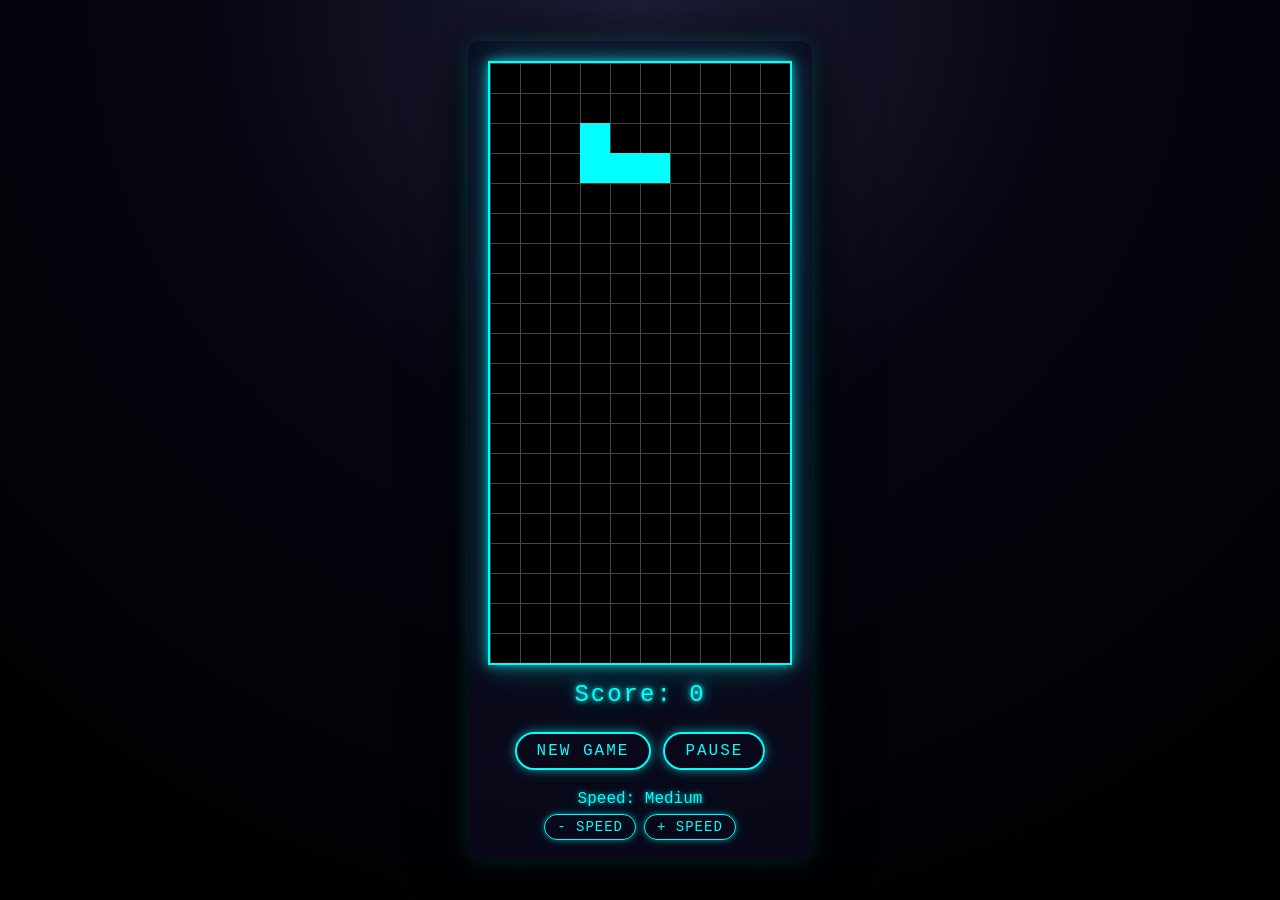
<file: 001 Tetris Game (Browser)/index.html>
<!DOCTYPE html>
<html lang="en">
<head>
  <meta charset="UTF-8">
  <meta name="viewport" content="width=device-width, initial-scale=1.0">
  <title>Tetris Game</title>
  <link rel="stylesheet" href="style.css">
  <script src="script.js" defer></script>
</head>
<body>
  <div id="gameContainer">
    <canvas id="tetrisCanvas" width="300" height="600"></canvas>
    <div id="score">Score: 0</div>
    <div id="gameOverMessage">Game Over</div>
    <div id="controlsRow">
      <button id="restartButton">New Game</button>
      <button id="pauseButton">Pause</button>
    </div>
    <div id="speedControls">
      <span id="speedLevel">Speed: Medium</span>
      <div id="speedButtons">
        <button id="speedDown">- Speed</button>
        <button id="speedUp">+ Speed</button>
      </div>
    </div>
  </div>
</body>
</html>
</file>
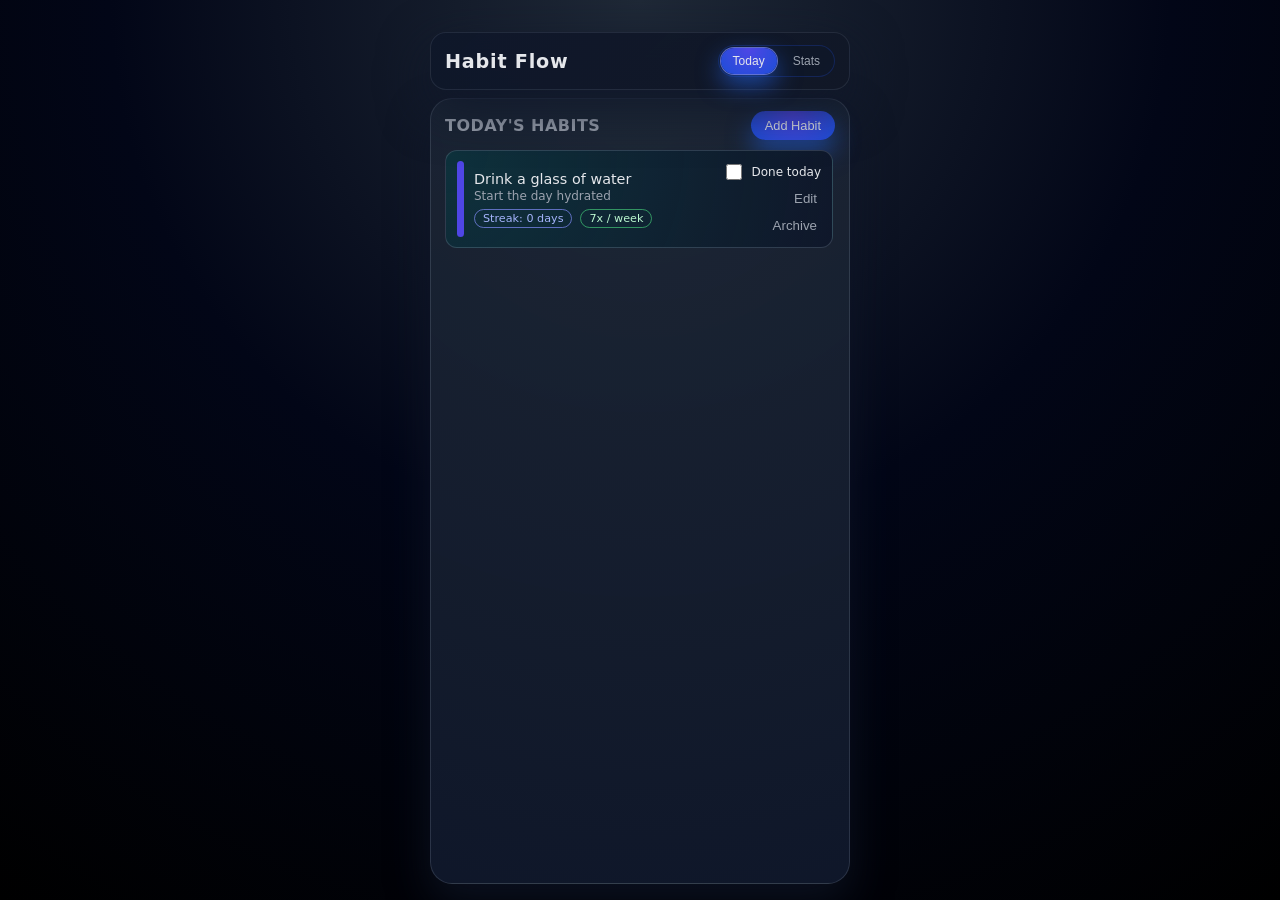
<file: 002 Habit Tracker (PWA)/index.html>
<!DOCTYPE html>
<html lang="en">
  <head>
    <meta charset="UTF-8" />
    <meta name="viewport" content="width=device-width, initial-scale=1.0" />
    <title>Habit Tracker PWA</title>
    <link rel="stylesheet" href="styles.css" />
    <link rel="manifest" href="manifest.webmanifest" />
  </head>
  <body>
    <header class="app-header">
      <h1 class="app-title">Habit Flow</h1>
      <nav class="app-nav">
        <button id="nav-today" class="nav-button nav-button--active">Today</button>
        <button id="nav-stats" class="nav-button">Stats</button>
      </nav>
    </header>

    <div id="reminder-banner" class="reminder-banner reminder-banner--hidden">
      You still have habits to complete today.
    </div>

    <main class="app-main">
      <section id="today-view" class="view view--active" aria-label="Today">
        <div class="view-header">
          <h2>Today&apos;s Habits</h2>
          <button id="open-habit-form" class="primary-button">Add Habit</button>
        </div>
        <div id="today-habits" class="habit-list">
          <!-- Populated by JavaScript -->
        </div>
      </section>

      <section id="stats-view" class="view" aria-label="Statistics">
        <div class="view-header">
          <h2>Stats</h2>
        </div>
        <div id="stats-content" class="stats-content">
          <!-- Populated by JavaScript -->
        </div>
      </section>
    </main>

    <div id="habit-form-backdrop" class="modal-backdrop modal-backdrop--hidden">
      <section id="habit-form-modal" class="modal" aria-label="Habit form">
        <header class="modal-header">
          <h2 id="habit-form-title">Add Habit</h2>
        </header>
        <form id="habit-form" class="modal-body">
          <label class="form-field">
            <span class="form-label">Name</span>
            <input
              id="habit-name-input"
              type="text"
              name="name"
              required
              maxlength="80"
              placeholder="e.g. Drink water"
            />
          </label>

          <label class="form-field">
            <span class="form-label">Description (optional)</span>
            <input
              id="habit-description-input"
              type="text"
              name="description"
              maxlength="140"
              placeholder="Short note about this habit"
            />
          </label>

          <label class="form-field">
            <span class="form-label">Target days per week</span>
            <input
              id="habit-target-input"
              type="number"
              name="targetDaysPerWeek"
              min="1"
              max="7"
              value="7"
            />
          </label>

          <label class="form-field">
            <span class="form-label">Color</span>
            <input
              id="habit-color-input"
              type="color"
              name="color"
              value="#4f46e5"
            />
          </label>

          <div class="form-actions">
            <button type="button" id="cancel-habit-form" class="secondary-button">
              Cancel
            </button>
            <button type="submit" class="primary-button">
              Save
            </button>
          </div>
        </form>
      </section>
    </div>

    <script src="app.js"></script>
  </body>
</html>
</file>
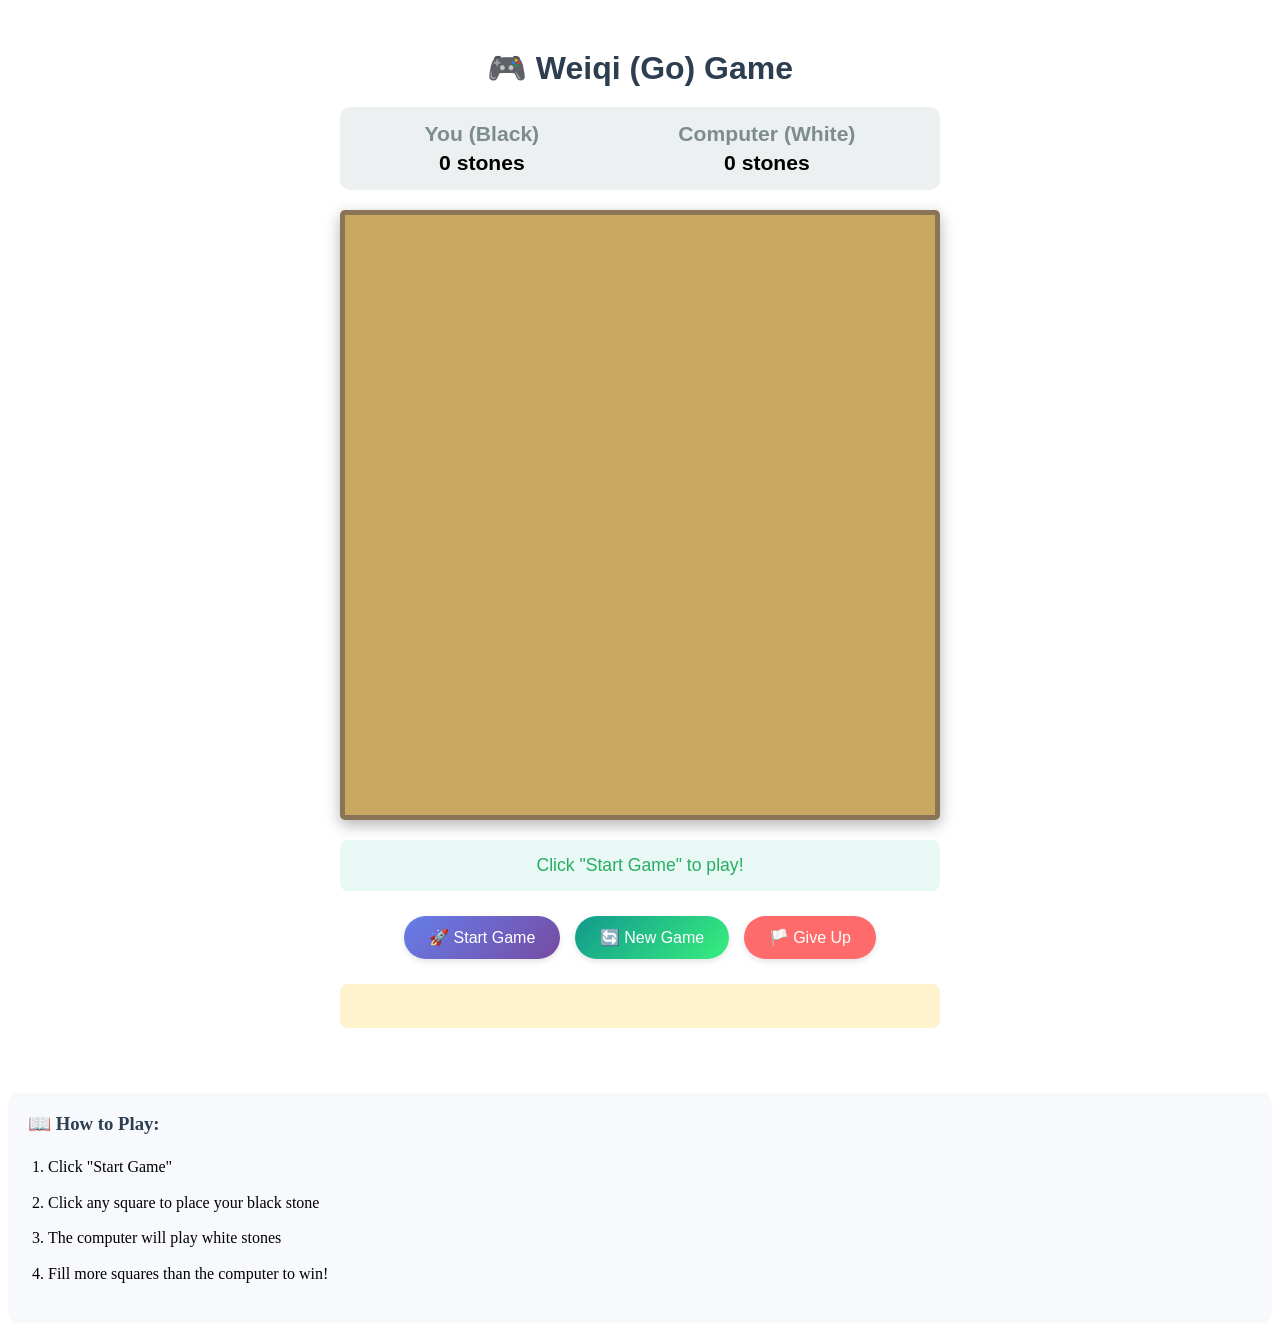
<file: 003 Weiqi Game (PWA)/index.html>
<!DOCTYPE html>
<html lang="en">
<head>
    <meta charset="UTF-8">
    <meta name="viewport" content="width=device-width, initial-scale=1.0">
    <title>Weiqi (Go) Game</title>
    <link rel="stylesheet" href="styles.css">
</head>
<body>
    <div class="game-container">
        <!-- Game Title -->
        <h1>🎮 Weiqi (Go) Game</h1>

        <!-- Score Board -->
        <div class="score-board">
            <div class="score">
                <span class="player-label">You (Black)</span>
                <span id="black-score">0</span> stones
            </div>
            <div class="score">
                <span class="player-label">Computer (White)</span>
                <span id="white-score">0</span> stones
            </div>
        </div>

        <!-- The Game Board -->
        <div id="board-container" class="board-container">
            <canvas id="board" width="600" height="600"></canvas>
        </div>

        <!-- Game Status -->
        <div id="game-status" class="game-status">
            Click "Start Game" to play!
        </div>

        <!-- Control Buttons -->
        <div class="controls">
            <button id="start-btn" class="btn">🚀 Start Game</button>
            <button id="restart-btn" class="btn" disabled>🔄 New Game</button>
            <button id="give-up-btn" class="btn" style="background: #ff6b6b;">🏳️ Give Up</button>
        </div>

        <!-- Last move indicator -->
        <div id="last-move" class="last-move"></div>
    </div>

    <!-- Simple explanation at the bottom -->
    <div class="instructions">
        <h3>📖 How to Play:</h3>
        <ol>
            <li>Click "Start Game"</li>
            <li>Click any square to place your black stone</li>
            <li>The computer will play white stones</li>
            <li>Fill more squares than the computer to win!</li>
        </ol>
    </div>

    <script src="game.js"></script>
</body>
</html>
</file>
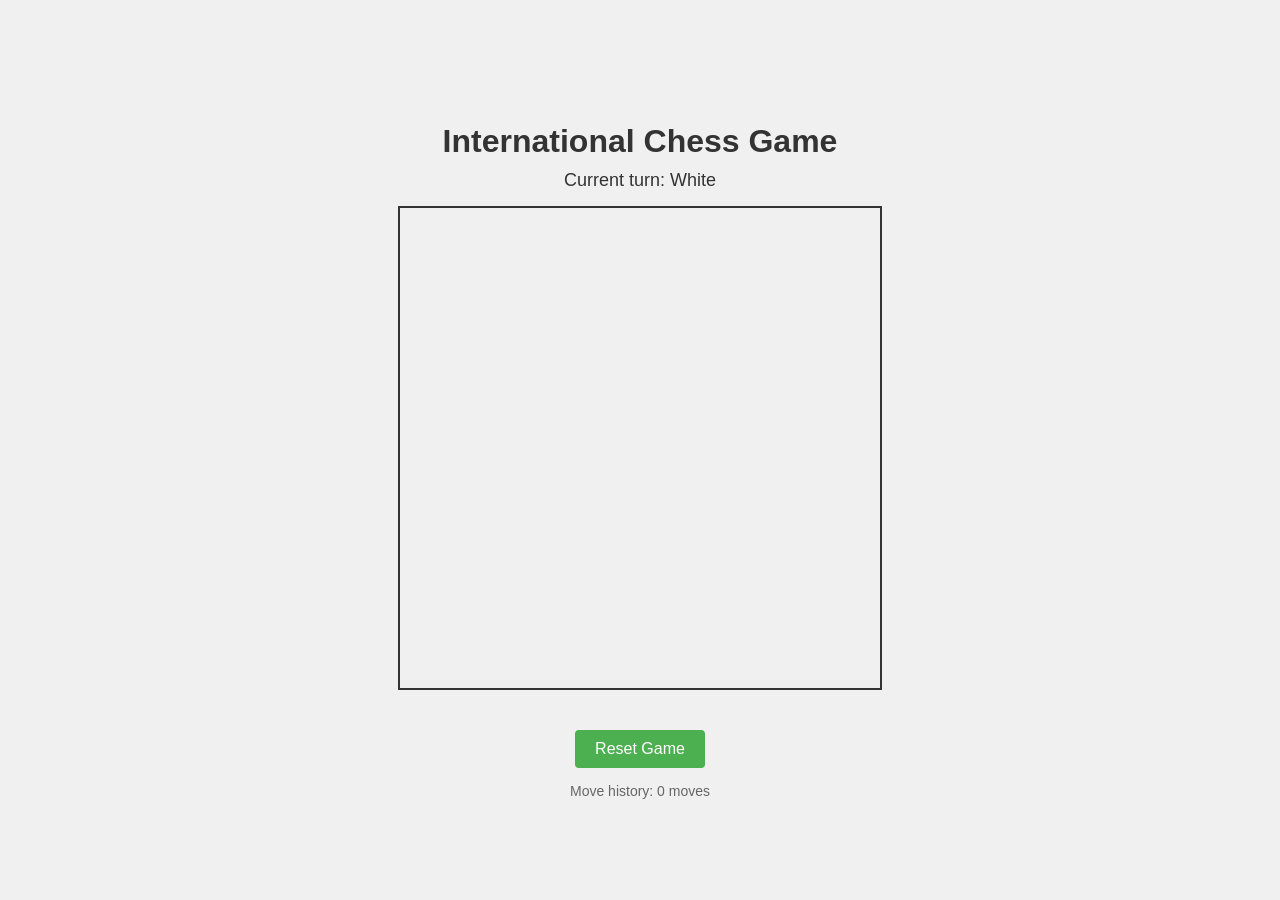
<file: chess-game.html>
<!DOCTYPE html>
<html lang="en">
<head>
    <meta charset="UTF-8">
    <meta name="viewport" content="width=device-width, initial-scale=1.0">
    <title>International Chess Game</title>
    <style>
        body {
            font-family: Arial, sans-serif;
            display: flex;
            flex-direction: column;
            align-items: center;
            justify-content: center;
            min-height: 100vh;
            margin: 0;
            background-color: #f0f0f0;
        }
        h1 {
            color: #333;
            margin-bottom: 10px;
        }
        .game-status {
            margin-bottom: 15px;
            font-size: 18px;
            color: #333;
        }
        .board-container {
            margin-bottom: 20px;
        }
        .board {
            display: grid;
            grid-template-columns: repeat(8, 60px);
            grid-template-rows: repeat(8, 60px);
            border: 2px solid #333;
        }
        .cell {
            width: 60px;
            height: 60px;
            display: flex;
            align-items: center;
            justify-content: center;
            font-size: 40px;
            cursor: pointer;
            user-select: none;
            position: relative;
        }
        .cell.white {
            background-color: #f0d9b5;
        }
        .cell.black {
            background-color: #b58863;
        }
        .cell.selected {
            background-color: #4CAF50 !important;
        }
        .cell.valid-move {
            background-color: #8BC34A !important;
        }
        .cell.valid-move::after {
            content: '';
            width: 15px;
            height: 15px;
            background-color: rgba(0, 100, 0, 0.5);
            border-radius: 50%;
        }
        .cell.check {
            background-color: #ff6666 !important;
        }
        .controls {
            margin-top: 20px;
        }
        button {
            padding: 10px 20px;
            font-size: 16px;
            cursor: pointer;
            background-color: #4CAF50;
            color: white;
            border: none;
            border-radius: 4px;
        }
        button:hover {
            background-color: #45a049;
        }
        .move-history {
            margin-top: 15px;
            font-size: 14px;
            color: #666;
        }
    </style>
</head>
<body>
    <h1>International Chess Game</h1>

    <div class="game-status">
        Current turn: <span id="turn-display">White</span>
    </div>

    <div class="board-container">
        <div class="board" id="board"></div>
    </div>

    <div class="controls">
        <button id="reset-button">Reset Game</button>
    </div>

    <div class="move-history">
        Move history: <span id="move-count">0</span> moves
    </div>

    <script>
        // Game constants
        const WHITE = 'white';
        const BLACK = 'black';

        // Piece symbols (black and white)
        const PIECES = {
            black: ['♜', '♞', '♝', '♛', '♚', '♝', '♞', '♜', '♟'],
            white: ['♖', '♘', '♗', '♕', '♔', '♗', '♘', '♖', '♙']
        };

        // Initial board setup
        const INITIAL_BOARD = [
            PIECES.black,
            [PAWN_BLACK, PAWN_BLACK, PAWN_BLACK, PAWN_BLACK, PAWN_BLACK, PAWN_BLACK, PAWN_BLACK, PAWN_BLACK],
            ['', '', '', '', '', '', '', ''],
            ['', '', '', '', '', '', '', ''],
            ['', '', '', '', '', '', '', ''],
            ['', '', '', '', '', '', '', ''],
            [PAWN_WHITE, PAWN_WHITE, PAWN_WHITE, PAWN_WHITE, PAWN_WHITE, PAWN_WHITE, PAWN_WHITE, PAWN_WHITE],
            PIECES.white
        ];

        // Game state
        let board = [];
        let currentTurn = WHITE;
        let selectedPiece = null;
        let validMoves = [];
        let moveCount = 0;

        // Initialize the game
        function initGame() {
            board = JSON.parse(JSON.stringify(INITIAL_BOARD));
            currentTurn = WHITE;
            selectedPiece = null;
            validMoves = [];
            moveCount = 0;
            renderBoard();
            updateStatus();
        }

        // Render the board
        function renderBoard() {
            const boardElement = document.getElementById('board');
            boardElement.innerHTML = '';

            for (let row = 0; row < 8; row++) {
                for (let col = 0; col < 8; col++) {
                    const cell = document.createElement('div');
                    cell.className = `cell ${(row + col) % 2 === 0 ? 'white' : 'black'}`;
                    cell.dataset.row = row;
                    cell.dataset.col = col;

                    const piece = board[row][col];
                    if (piece) {
                        cell.textContent = piece;
                        if (PIECES.white.includes(piece)) {
                            cell.style.color = '#ffffff';
                            cell.style.backgroundColor = '#ffffff';
                            cell.style.border = '1px solid #000';
                            cell.style.borderRadius = '4px';
                        } else {
                            cell.style.color = '#000000';
                            cell.style.backgroundColor = '#000000';
                            cell.style.border = '1px solid #fff';
                            cell.style.borderRadius = '4px';
                        }
                    }

                    cell.addEventListener('click', () => handleCellClick(row, col));
                    boardElement.appendChild(cell);
                }
            }

                        // Highlight selected piece
            if (selectedPiece) {
                const selectedIndex = selectedPiece.row * 8 + selectedPiece.col;
                const cells = boardElement.children;
                const selectedCell = cells[selectedIndex];

                // Remove selection from all cells first
                cells.forEach(cell => {
                    cell.classList.remove('selected');
                    cell.style.boxShadow = '';
                });

                // Add selection to selected cell
                selectedCell.classList.add('selected');
                selectedCell.style.boxShadow = '0 0 10px 3px rgba(255, 255, 0, 0.8)';
            }

            // Highlight valid moves
            validMoves.forEach(move => {
                const moveIndex = move.row * 8 + move.col;
                cells[moveIndex].classList.add('valid-move');
            });
        }

        // Update status display
        function updateStatus() {
            document.getElementById('turn-display').textContent = currentTurn === WHITE ? 'White' : 'Black';
            document.getElementById('move-count').textContent = moveCount;
        }

        // Handle cell click
        function handleCellClick(row, col) {
            const piece = board[row][col];
            console.log('Click at:', row, col, 'Piece:', piece);

            // If clicking on a valid move
            const isValidMove = validMoves.some(move => move.row === row && move.col === col);
            if (isValidMove && selectedPiece) {
                console.log('Making move from', selectedPiece.row, selectedPiece.col, 'to', row, col);
                makeMove(selectedPiece.row, selectedPiece.col, row, col);
                return;
            }

            // If clicking on a piece of the current player's turn
            if (piece && isPieceForCurrentPlayer(piece)) {
                console.log('Selected piece:', piece, 'at', row, col);
                selectedPiece = { row, col };
                validMoves = getValidMoves(row, col);
                console.log('Valid moves:', validMoves);
                renderBoard();
                return;
            }

            // Deselect
            selectedPiece = null;
            validMoves = [];
            renderBoard();
        }

        // Check if piece belongs to current player
        function isPieceForCurrentPlayer(piece) {
            if (!piece) return false;
            if (currentTurn === WHITE) {
                return PIECES.white.includes(piece);
            } else {
                return PIECES.black.includes(piece);
            }
        }

        // Get valid moves for a piece
        function getValidMoves(row, col) {
            const piece = board[row][col];
            if (!piece) return [];

            const moves = [];
            const pieceType = piece.toUpperCase();

            switch (pieceType) {
                case 'P':
                    addPawnMoves(row, col, moves);
                    break;
                case 'R':
                    addRookMoves(row, col, moves);
                    break;
                case 'N':
                    addKnightMoves(row, col, moves);
                    break;
                case 'B':
                    addBishopMoves(row, col, moves);
                    break;
                case 'Q':
                    addRookMoves(row, col, moves);
                    addBishopMoves(row, col, moves);
                    break;
                case 'K':
                    addKingMoves(row, col, moves);
                    break;
            }

            // Filter out moves that would leave the king in check
            return moves.filter(move => !wouldBeInCheck(row, col, move.row, move.col));
        }

        // Add pawn moves
        function addPawnMoves(row, col, moves) {
            const direction = currentTurn === WHITE ? -1 : 1;
            const startRow = currentTurn === WHITE ? 6 : 1;
            const opponentColor = currentTurn === WHITE ? BLACK : WHITE;

            // Forward move
            if (isInBounds(row + direction, col) && !board[row + direction][col]) {
                moves.push({ row: row + direction, col });
                // Double move from starting position
                if (row === startRow && !board[row + 2 * direction][col]) {
                    moves.push({ row: row + 2 * direction, col });
                }
            }

            // Captures
            [-1, 1].forEach(dc => {
                const newRow = row + direction;
                const newCol = col + dc;
                if (isInBounds(newRow, newCol)) {
                    const target = board[newRow][newCol];
                    if (target && isPieceOfColor(target, opponentColor)) {
                        moves.push({ row: newRow, col: newCol });
                    }
                }
            });
        }

        // Add rook moves
        function addRookMoves(row, col, moves) {
            const directions = [[0, 1], [0, -1], [1, 0], [-1, 0]];
            directions.forEach(([dr, dc]) => {
                let r = row + dr;
                let c = col + dc;
                while (isInBounds(r, c)) {
                    const target = board[r][c];
                    if (!target) {
                        moves.push({ row: r, col: c });
                    } else {
                        if (isPieceOfColor(target, currentTurn === WHITE ? BLACK : WHITE)) {
                            moves.push({ row: r, col: c });
                        }
                        break;
                    }
                    r += dr;
                    c += dc;
                }
            });
        }

        // Add knight moves
        function addKnightMoves(row, col, moves) {
            const jumps = [
                [-2, -1], [-2, 1], [-1, -2], [-1, 2],
                [1, -2], [1, 2], [2, -1], [2, 1]
            ];
            jumps.forEach(([dr, dc]) => {
                const r = row + dr;
                const c = col + dc;
                if (isInBounds(r, c)) {
                    const target = board[r][c];
                    if (!target || isPieceOfColor(target, currentTurn === WHITE ? BLACK : WHITE)) {
                        moves.push({ row: r, col: c });
                    }
                }
            });
        }

        // Add bishop moves
        function addBishopMoves(row, col, moves) {
            const directions = [[1, 1], [1, -1], [-1, 1], [-1, -1]];
            directions.forEach(([dr, dc]) => {
                let r = row + dr;
                let c = col + dc;
                while (isInBounds(r, c)) {
                    const target = board[r][c];
                    if (!target) {
                        moves.push({ row: r, col: c });
                    } else {
                        if (isPieceOfColor(target, currentTurn === WHITE ? BLACK : WHITE)) {
                            moves.push({ row: r, col: c });
                        }
                        break;
                    }
                    r += dr;
                    c += dc;
                }
            });
        }

        // Add king moves
        function addKingMoves(row, col, moves) {
            for (let dr = -1; dr <= 1; dr++) {
                for (let dc = -1; dc <= 1; dc++) {
                    if (dr === 0 && dc === 0) continue;
                    const r = row + dr;
                    const c = col + dc;
                    if (isInBounds(r, c)) {
                        const target = board[r][c];
                        if (!target || isPieceOfColor(target, currentTurn === WHITE ? BLACK : WHITE)) {
                            moves.push({ row: r, col: c });
                        }
                    }
                }
            }
        }

        // Helper: check bounds
        function isInBounds(row, col) {
            return row >= 0 && row < 8 && col >= 0 && col < 8;
        }

        // Check if piece is of specified color
        function isPieceOfColor(piece, color) {
            if (!piece) return false;
            if (color === WHITE) {
                return PIECES.white.includes(piece);
            } else {
                return PIECES.black.includes(piece) || piece === PAWN_BLACK;
            }
        }

        // Check if king would be in check after move
        function wouldBeInCheck(fromRow, fromCol, toRow, toCol) {
            // Simulate move
            const tempBoard = board.map(row => [...row]);
            const piece = board[fromRow][fromCol];
            board[toRow][toCol] = piece;
            board[fromRow][fromCol] = '';

            const inCheck = isKingInCheck(currentTurn);

            // Undo move
            board = tempBoard;
            return inCheck;
        }

        // Check if king is in check
        function isKingInCheck(color) {
            // Find king position
            let kingRow, kingCol;
            const kingSymbol = color === WHITE ? '♔' : '♚';

            for (let row = 0; row < 8; row++) {
                for (let col = 0; col < 8; col++) {
                    if (board[row][col] === kingSymbol) {
                        kingRow = row;
                        kingCol = col;
                        break;
                    }
                }
                if (kingRow !== undefined) break;
            }

            if (kingRow === undefined) return true; // King captured (shouldn't happen)

            // Check if any opponent piece can capture the king
            const opponentColor = color === WHITE ? BLACK : WHITE;

            for (let row = 0; row < 8; row++) {
                for (let col = 0; col < 8; col++) {
                    const piece = board[row][col];
                    if (piece && isPieceOfColor(piece, opponentColor)) {
                        // Temporarily check if this piece could capture the king
                        // Simplified: use the piece's move validation logic
                        if (canPieceAttack(row, col, kingRow, kingCol, opponentColor)) {
                            return true;
                        }
                    }
                }
            }

            return false;
        }

        // Check if a piece can attack a specific square
        function canPieceAttack(fromRow, fromCol, toRow, toCol, color) {
            const piece = board[fromRow][fromCol];
            if (!piece) return false;

            const pieceType = piece.toUpperCase();

            switch (pieceType) {
                case 'P': {
                    const direction = color === WHITE ? -1 : 1;
                    return toRow === fromRow + direction &&
                        Math.abs(toCol - fromCol) === 1;
                }
                case 'R': {
                    if (fromRow !== toRow && fromCol !== toCol) return false;
                    return isPathClear(fromRow, fromCol, toRow, toCol);
                }
                case 'N': {
                    const dr = Math.abs(toRow - fromRow);
                    const dc = Math.abs(toCol - fromCol);
                    return (dr === 2 && dc === 1) || (dr === 1 && dc === 2);
                }
                case 'B': {
                    if (Math.abs(toRow - fromRow) !== Math.abs(toCol - fromCol)) return false;
                    return isPathClear(fromRow, fromCol, toRow, toCol);
                }
                case 'Q': {
                    const dr = Math.abs(toRow - fromRow);
                    const dc = Math.abs(toCol - fromCol);
                    if (dr !== dc && dr !== 0 && dc !== 0) return false;
                    return isPathClear(fromRow, fromCol, toRow, toCol);
                }
                case 'K': {
                    return Math.abs(toRow - fromRow) <= 1 && Math.abs(toCol - fromCol) <= 1;
                }
            }

            return false;
        }

        // Check if path is clear between two squares
        function isPathClear(fromRow, fromCol, toRow, toCol) {
            const dr = Math.sign(toRow - fromRow);
            const dc = Math.sign(toCol - fromCol);

            let r = fromRow + dr;
            let c = fromCol + dc;

            while (r !== toRow || c !== toCol) {
                if (board[r][c]) return false;
                r += dr;
                c += dc;
            }

            return true;
        }

        // Make a move
        function makeMove(fromRow, fromCol, toRow, toCol) {
            const piece = board[fromRow][fromCol];
            const target = board[toRow][toCol];

            // Update board
            board[toRow][toCol] = piece;
            board[fromRow][fromCol] = '';

            // Pawn promotion
            if (piece.toUpperCase() === 'P') {
                if ((currentTurn === WHITE && toRow === 0) || (currentTurn === BLACK && toRow === 7)) {
                    board[toRow][toCol] = currentTurn === WHITE ? '♕' : '♛';
                }
            }

            // Switch turns
            currentTurn = currentTurn === WHITE ? BLACK : WHITE;
            selectedPiece = null;
            validMoves = [];
            moveCount++;

            renderBoard();
            updateStatus();

            // Check for checkmate or stalemate
            checkGameState();
        }

        // Check game state (checkmate, stalemate)
        function checkGameState() {
            let hasLegalMoves = false;

            for (let row = 0; row < 8; row++) {
                for (let col = 0; col < 8; col++) {
                    if (isPieceForCurrentPlayer(board[row][col])) {
                        const moves = getValidMoves(row, col);
                        if (moves.length > 0) {
                            hasLegalMoves = true;
                            break;
                        }
                    }
                }
                if (hasLegalMoves) break;
            }

            if (hasLegalMoves) {
                // Check if current player is in check
                if (isKingInCheck(currentTurn)) {
                    // Highlight king in check
                    highlightKingInCheck();
                }
                return;
            }

            // Game over
            if (isKingInCheck(currentTurn)) {
                const winner = currentTurn === WHITE ? 'Black' : 'White';
                alert(`Checkmate! ${winner} wins!`);
            } else {
                alert('Stalemate! The game is a draw.');
            }
        }

        // Highlight king in check
        function highlightKingInCheck() {
            const kingSymbol = currentTurn === WHITE ? '♔' : '♚';
            const boardElement = document.getElementById('board');
            const cells = boardElement.children;

            for (let row = 0; row < 8; row++) {
                for (let col = 0; col < 8; col++) {
                    if (board[row][col] === kingSymbol) {
                        const index = row * 8 + col;
                        cells[index].classList.add('check');
                        break;
                    }
                }
            }
        }

        // Reset game
        document.getElementById('reset-button').addEventListener('click', initGame);

        // Initialize on page load
        initGame();
    </script>
</body>
</html>
</file>
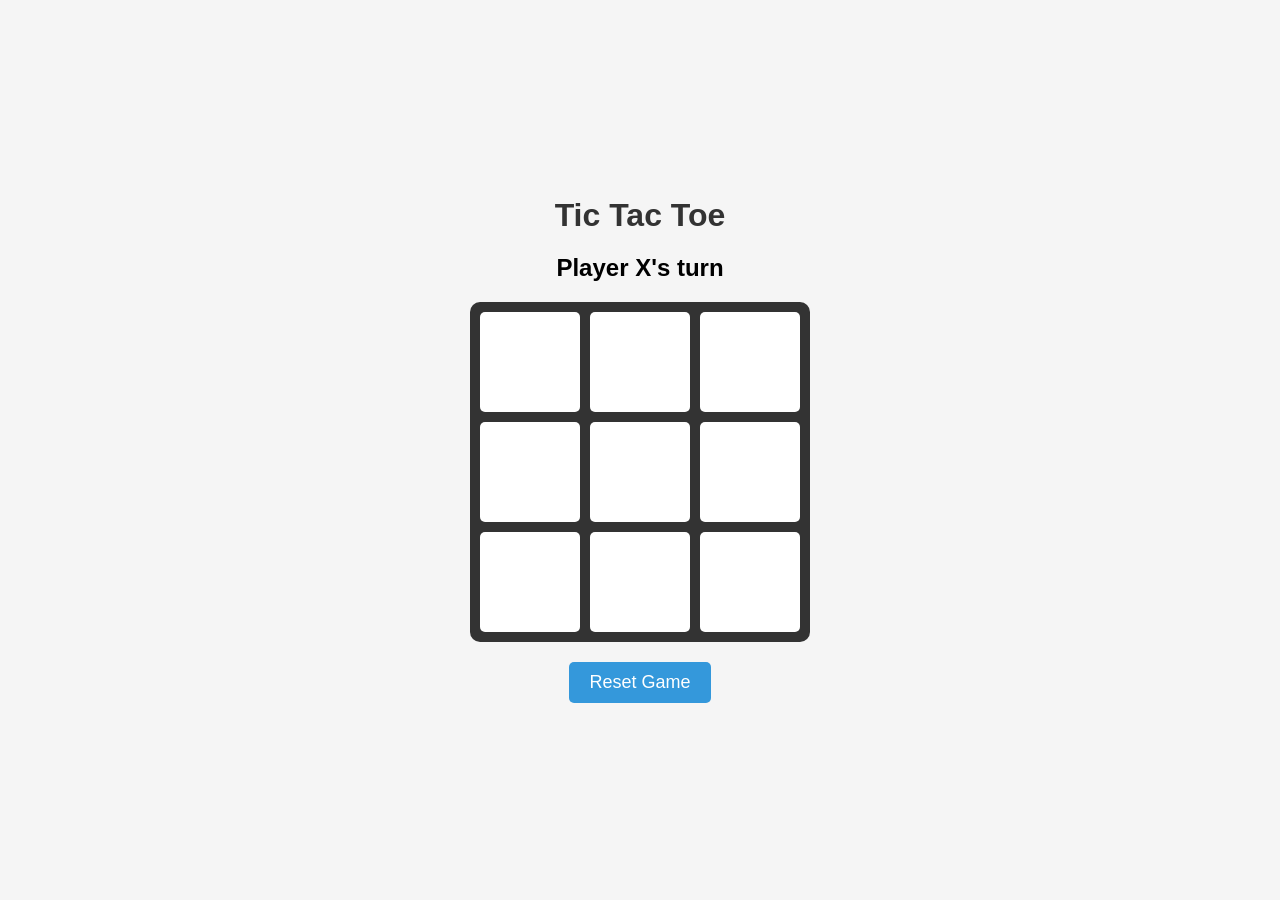
<file: tic-tac-toe.html>
<!DOCTYPE html>
<html lang="en">
<head>
    <meta charset="UTF-8">
    <meta name="viewport" content="width=device-width, initial-scale=1.0">
    <title>Tic Tac Toe</title>
    <style>
        * {
            margin: 0;
            padding: 0;
            box-sizing: border-box;
        }

        body {
            font-family: Arial, sans-serif;
            display: flex;
            flex-direction: column;
            align-items: center;
            justify-content: center;
            min-height: 100vh;
            background-color: #f5f5f5;
        }

        h1 {
            margin-bottom: 20px;
            color: #333;
        }

        .status {
            font-size: 24px;
            margin-bottom: 20px;
            font-weight: bold;
        }

        .board {
            display: grid;
            grid-template-columns: repeat(3, 100px);
            grid-template-rows: repeat(3, 100px);
            gap: 10px;
            background-color: #333;
            padding: 10px;
            border-radius: 10px;
        }

        .cell {
            width: 100px;
            height: 100px;
            background-color: #fff;
            display: flex;
            align-items: center;
            justify-content: center;
            font-size: 48px;
            font-weight: bold;
            cursor: pointer;
            border-radius: 5px;
            transition: background-color 0.2s;
        }

        .cell:hover {
            background-color: #e0e0e0;
        }

        .cell.x {
            color: #27ae60;
        }

        .cell.o {
            color: #e74c3c;
        }

        .button-container {
            margin-top: 20px;
        }

        button {
            padding: 10px 20px;
            font-size: 18px;
            background-color: #3498db;
            color: white;
            border: none;
            border-radius: 5px;
            cursor: pointer;
            transition: background-color 0.2s;
        }

        button:hover {
            background-color: #2980b9;
        }
    </style>
</head>
<body>
    <h1>Tic Tac Toe</h1>
    <div class="status" id="status">Player X's turn</div>
    <div class="board" id="board"></div>
    <div class="button-container">
        <button onclick="resetGame()">Reset Game</button>
    </div>

    <script>
        const boardElement = document.getElementById('board');
        const statusElement = document.getElementById('status');

        let currentPlayer = 'X';
        let gameBoard = ['', '', '', '', '', '', '', '', ''];
        let gameActive = true;

        const winningCombos = [
            [0, 1, 2],
            [3, 4, 5],
            [6, 7, 8],
            [0, 3, 6],
            [1, 4, 7],
            [2, 5, 8],
            [0, 4, 8],
            [2, 4, 6]
        ];

        function createBoard() {
            boardElement.innerHTML = '';
            gameBoard.forEach((cell, index) => {
                const cellElement = document.createElement('div');
                cellElement.classList.add('cell');
                cellElement.setAttribute('data-index', index);
                if (cell === 'X') cellElement.classList.add('x');
                if (cell === 'O') cellElement.classList.add('o');
                cellElement.addEventListener('click', handleCellClick);
                boardElement.appendChild(cellElement);
            });
        }

        function handleCellClick(e) {
            const index = e.target.getAttribute('data-index');
            if (gameBoard[index] !== '' || !gameActive) return;

            gameBoard[index] = currentPlayer;
            e.target.textContent = currentPlayer;
            e.target.classList.add(currentPlayer.toLowerCase());

            if (checkWinner()) {
                statusElement.textContent = `Player ${currentPlayer} wins!`;
                gameActive = false;
                return;
            }

            if (gameBoard.every(cell => cell !== '')) {
                statusElement.textContent = "It's a draw!";
                gameActive = false;
                return;
            }

            currentPlayer = currentPlayer === 'X' ? 'O' : 'X';
            statusElement.textContent = `Player ${currentPlayer}'s turn`;
        }

        function checkWinner() {
            return winningCombos.some(combo => {
                return combo.every(index => gameBoard[index] === currentPlayer);
            });
        }

        function resetGame() {
            currentPlayer = 'X';
            gameBoard = ['', '', '', '', '', '', '', '', ''];
            gameActive = true;
            statusElement.textContent = "Player X's turn";
            createBoard();
        }

        createBoard();
    </script>
</body>
</html>
</file>
<file: 001 Tetris Game (Browser)/style.css>
/* Global page styling */
* {
  box-sizing: border-box;
  margin: 0;
  padding: 0;
}

body {
  /* Dark, retro arcade background */
  background: radial-gradient(circle at top, #1f1f3a 0, #050510 40%, #000 100%);
  color: #ffffff;
  font-family: system-ui, -apple-system, BlinkMacSystemFont, "Segoe UI", sans-serif;
  min-height: 100vh;

  /* Center game area horizontally and vertically */
  display: flex;
  justify-content: center;
  align-items: center;
}

/* Container that wraps the canvas and score
   Make sure your HTML uses: <div id="gameContainer" class="game-container"> ... </div>
*/
.game-container,
#gameContainer {
  display: flex;
  flex-direction: column;
  align-items: center;
  gap: 12px;

  padding: 20px;
  border-radius: 12px;

  /* Subtle glassy panel behind the game */
  background: rgba(10, 10, 30, 0.8);
  box-shadow:
    0 0 20px rgba(0, 255, 255, 0.15),
    0 0 60px rgba(0, 0, 0, 0.9);
}

/* Tetris canvas styling */
#tetrisCanvas {
  /* Dark playfield background; the actual pieces will be drawn in JS */
  background-color: #0f0f0f;

  /* Optional: faint grid suggestion using background image.
     The actual crisp grid lines will be drawn in JS. */
  background-image:
    linear-gradient(#333 1px, transparent 1px),
    linear-gradient(90deg, #333 1px, transparent 1px);
  background-size: 30px 30px;

  /* Retro neon border / glow */
  border: 2px solid #00ffff;
  box-shadow:
    0 0 10px rgba(0, 255, 255, 0.7),
    0 0 30px rgba(0, 255, 255, 0.35);

  /* Smooth edges on hi‑dpi displays */
  image-rendering: pixelated;
}

/* Score display styling */
#score {
  font-family: "Courier New", Courier, monospace;
  font-size: 24px;
  letter-spacing: 2px;
  text-align: center;

  color: #00ffff;
  text-shadow:
    0 0 4px rgba(0, 255, 255, 0.9),
    0 0 12px rgba(0, 255, 255, 0.7),
    0 0 24px rgba(0, 255, 255, 0.4);

  /* Slight padding so it doesn't hug the canvas too tightly */
  padding-top: 4px;
}

/* Game over message styling */
#gameOverMessage {
  display: none; /* shown only when gameOver = true */
  margin-top: 8px;
  font-family: "Courier New", Courier, monospace;
  font-size: 24px;
  letter-spacing: 3px;
  text-align: center;
  color: #ff4d4d;
  text-shadow:
    0 0 6px rgba(255, 0, 0, 0.9),
    0 0 18px rgba(255, 0, 0, 0.6);
}

/* Controls row (restart + pause) */
#controlsRow {
  display: flex;
  gap: 12px;
  margin-top: 12px;
}

/* Base button styling for main controls */
#restartButton,
#pauseButton {
  padding: 8px 20px;
  border-radius: 999px;
  border: 2px solid #00ffff;
  background: transparent;
  color: #00ffff;
  font-family: "Courier New", Courier, monospace;
  font-size: 16px;
  letter-spacing: 2px;
  cursor: pointer;
  text-transform: uppercase;
  transition:
    background 0.2s ease,
    color 0.2s ease,
    box-shadow 0.2s ease,
    transform 0.1s ease;
  box-shadow:
    0 0 8px rgba(0, 255, 255, 0.4),
    0 0 16px rgba(0, 255, 255, 0.25);
}

#restartButton:hover,
#pauseButton:hover {
  background: rgba(0, 255, 255, 0.15);
  box-shadow:
    0 0 14px rgba(0, 255, 255, 0.8),
    0 0 30px rgba(0, 255, 255, 0.6);
  transform: translateY(-1px);
}

#restartButton:active,
#pauseButton:active {
  transform: translateY(1px) scale(0.98);
  box-shadow:
    0 0 6px rgba(0, 255, 255, 0.7),
    0 0 16px rgba(0, 255, 255, 0.5);
}

/* Speed controls container */
#speedControls {
  margin-top: 8px;
  display: flex;
  flex-direction: column;
  align-items: center;
  gap: 6px;
}

/* Speed text label */
#speedLevel {
  font-family: "Courier New", Courier, monospace;
  font-size: 16px;
  color: #00ffff;
  text-shadow:
    0 0 4px rgba(0, 255, 255, 0.6),
    0 0 10px rgba(0, 255, 255, 0.4);
}

/* Speed buttons row */
#speedButtons {
  display: flex;
  gap: 8px;
}

/* Smaller variant buttons for speed control */
#speedDown,
#speedUp {
  padding: 4px 12px;
  border-radius: 16px;
  border: 1px solid #00ffff;
  background: transparent;
  color: #00ffff;
  font-family: "Courier New", Courier, monospace;
  font-size: 14px;
  letter-spacing: 1px;
  cursor: pointer;
  text-transform: uppercase;
  transition:
    background 0.2s ease,
    color 0.2s ease,
    box-shadow 0.2s ease,
    transform 0.1s ease;
  box-shadow:
    0 0 4px rgba(0, 255, 255, 0.4),
    0 0 10px rgba(0, 255, 255, 0.25);
}

#speedDown:hover,
#speedUp:hover {
  background: rgba(0, 255, 255, 0.1);
  box-shadow:
    0 0 10px rgba(0, 255, 255, 0.8),
    0 0 20px rgba(0, 255, 255, 0.6);
  transform: translateY(-1px);
}

#speedDown:active,
#speedUp:active {
  transform: translateY(1px) scale(0.98);
  box-shadow:
    0 0 4px rgba(0, 255, 255, 0.7),
    0 0 12px rgba(0, 255, 255, 0.5);
}

/* Basic responsiveness: keep a comfortable max width and scale on small screens */
@media (max-width: 480px) {
  body {
    padding: 16px;
  }

  .game-container,
  #gameContainer {
    padding: 16px;
    gap: 12px;
  }

  #tetrisCanvas {
    /* Scale the playfield down on very small screens while keeping aspect ratio */
    transform: scale(0.8);
    transform-origin: top center;
  }

  #score {
    font-size: 20px;
  }
}
</file>
<file: 002 Habit Tracker (PWA)/styles.css>
:root {
  color-scheme: light dark;
  --color-bg: #050816;
  --color-bg-elevated: #0f172a;
  --color-border-subtle: #1e293b;
  --color-text: #e5e7eb;
  --color-muted: #9ca3af;
  --color-primary: #4f46e5;
  --color-primary-soft: rgba(79, 70, 229, 0.18);
  --color-danger: #ef4444;
  --radius-lg: 16px;
  --radius-md: 12px;
  --radius-pill: 999px;
  --shadow-soft: 0 18px 40px rgba(15, 23, 42, 0.7);
}

*,
*::before,
*::after {
  box-sizing: border-box;
}

html,
body {
  margin: 0;
  padding: 0;
  height: 100%;
}

body {
  font-family: system-ui, -apple-system, BlinkMacSystemFont, "SF Pro Text",
    "Segoe UI", sans-serif;
  background: radial-gradient(circle at top, #1f2937 0, #020617 48%, #000000 100%);
  color: var(--color-text);
  display: flex;
  flex-direction: column;
  align-items: center;
  padding: 16px;
}

.app-header {
  width: 100%;
  max-width: 420px;
  display: flex;
  align-items: center;
  justify-content: space-between;
  padding: 12px 14px;
  margin-bottom: 8px;
  border-radius: var(--radius-lg);
  background: linear-gradient(135deg, rgba(15, 23, 42, 0.96), rgba(17, 24, 39, 0.94));
  box-shadow: 0 18px 50px rgba(15, 23, 42, 0.9);
  border: 1px solid rgba(148, 163, 184, 0.14);
  backdrop-filter: blur(18px);
}

.app-title {
  font-size: 1.2rem;
  letter-spacing: 0.04em;
  margin: 0;
}

.app-nav {
  display: inline-flex;
  gap: 4px;
  padding: 3px;
  border-radius: var(--radius-pill);
  background: rgba(15, 23, 42, 0.7);
  box-shadow: inset 0 0 0 1px rgba(30, 64, 175, 0.35);
}

.nav-button {
  border: none;
  border-radius: var(--radius-pill);
  padding: 6px 12px;
  font-size: 0.75rem;
  background: transparent;
  color: var(--color-muted);
  cursor: pointer;
  transition: all 0.16s ease-out;
}

.nav-button--active {
  background: radial-gradient(circle at top, #4f46e5, #1d4ed8);
  color: #e5e7eb;
  box-shadow: 0 0 0 1px rgba(129, 140, 248, 0.7), 0 10px 25px rgba(37, 99, 235, 0.65);
}

.nav-button:not(.nav-button--active):hover {
  color: #e5e7eb;
  background: rgba(15, 23, 42, 0.9);
}

.reminder-banner {
  width: 100%;
  max-width: 420px;
  margin-bottom: 8px;
  padding: 8px 10px;
  border-radius: var(--radius-md);
  font-size: 0.8rem;
  display: flex;
  align-items: center;
  gap: 6px;
  border: 1px solid rgba(234, 179, 8, 0.35);
  background: radial-gradient(circle at top left, rgba(250, 204, 21, 0.12), transparent),
    rgba(15, 23, 42, 0.94);
  color: #fbbf24;
}

.reminder-banner--hidden {
  display: none;
}

.app-main {
  width: 100%;
  max-width: 420px;
  flex: 1;
  display: flex;
  flex-direction: column;
  padding: 12px 10px 18px;
  border-radius: 22px;
  background: radial-gradient(circle at top, rgba(31, 41, 55, 0.9), rgba(15, 23, 42, 0.99));
  box-shadow: var(--shadow-soft);
  border: 1px solid rgba(148, 163, 184, 0.2);
}

.view {
  display: none;
  flex-direction: column;
  height: 100%;
}

.view--active {
  display: flex;
}

.view-header {
  display: flex;
  align-items: center;
  justify-content: space-between;
  gap: 8px;
  margin-bottom: 10px;
}

.view-header h2 {
  font-size: 1rem;
  letter-spacing: 0.03em;
  text-transform: uppercase;
  color: var(--color-muted);
  margin: 0;
}

.habit-list {
  flex: 1;
  display: flex;
  flex-direction: column;
  gap: 8px;
  overflow-y: auto;
  padding-right: 2px;
}

.habit-card {
  display: flex;
  align-items: center;
  gap: 10px;
  padding: 10px 11px;
  border-radius: var(--radius-md);
  background: radial-gradient(circle at top left, rgba(15, 118, 110, 0.28), transparent),
    rgba(15, 23, 42, 0.96);
  border: 1px solid rgba(148, 163, 184, 0.25);
}

.habit-color-pill {
  width: 7px;
  align-self: stretch;
  border-radius: 999px;
  background: var(--color-primary);
}

.habit-main {
  flex: 1;
  display: flex;
  flex-direction: column;
  gap: 2px;
}

.habit-name {
  font-size: 0.9rem;
  font-weight: 500;
}

.habit-description {
  font-size: 0.75rem;
  color: var(--color-muted);
}

.habit-meta {
  display: flex;
  align-items: center;
  gap: 8px;
  margin-top: 4px;
}

.pill {
  font-size: 0.7rem;
  padding: 2px 8px;
  border-radius: var(--radius-pill);
  border: 1px solid rgba(148, 163, 184, 0.4);
  color: var(--color-muted);
}

.pill--streak {
  border-color: rgba(129, 140, 248, 0.7);
  color: #a5b4fc;
}

.pill--target {
  border-color: rgba(74, 222, 128, 0.6);
  color: #bbf7d0;
}

.habit-actions {
  display: flex;
  flex-direction: column;
  align-items: flex-end;
  gap: 4px;
}

.completion-toggle {
  display: inline-flex;
  align-items: center;
  gap: 6px;
  font-size: 0.75rem;
}

.completion-toggle input[type="checkbox"] {
  width: 16px;
  height: 16px;
  accent-color: var(--color-primary);
}

.badge-soft {
  font-size: 0.7rem;
  padding: 2px 7px;
  border-radius: var(--radius-pill);
  background: rgba(34, 197, 94, 0.16);
  color: #bbf7d0;
}

.icon-button {
  border: none;
  background: transparent;
  color: var(--color-muted);
  cursor: pointer;
  padding: 4px;
  border-radius: 999px;
  transition: background 0.16s ease-out, color 0.16s ease-out;
}

.icon-button:hover {
  background: rgba(15, 23, 42, 0.9);
  color: #e5e7eb;
}

.primary-button,
.secondary-button {
  border-radius: var(--radius-pill);
  border: none;
  font-size: 0.8rem;
  padding: 7px 14px;
  cursor: pointer;
  transition: transform 0.12s ease-out, box-shadow 0.12s ease-out,
    background 0.12s ease-out, color 0.12s ease-out;
  white-space: nowrap;
}

.primary-button {
  background: radial-gradient(circle at top, #4f46e5, #1d4ed8);
  color: #e5e7eb;
  box-shadow: 0 12px 24px rgba(37, 99, 235, 0.55);
}

.primary-button:hover {
  transform: translateY(-1px);
  box-shadow: 0 16px 32px rgba(37, 99, 235, 0.75);
}

.secondary-button {
  background: rgba(15, 23, 42, 0.9);
  color: var(--color-muted);
  border: 1px solid rgba(148, 163, 184, 0.4);
}

.secondary-button:hover {
  background: rgba(15, 23, 42, 0.98);
  color: #e5e7eb;
}

.stats-content {
  flex: 1;
  display: flex;
  flex-direction: column;
  gap: 10px;
  overflow-y: auto;
}

.stats-summary {
  display: flex;
  flex-direction: column;
  gap: 4px;
  padding: 10px 11px;
  border-radius: var(--radius-md);
  background: rgba(15, 23, 42, 0.96);
  border: 1px solid rgba(148, 163, 184, 0.25);
}

.stats-summary-row {
  display: flex;
  align-items: center;
  justify-content: space-between;
  font-size: 0.8rem;
}

.stats-habit {
  padding: 9px 10px;
  border-radius: var(--radius-md);
  background: radial-gradient(circle at top left, rgba(79, 70, 229, 0.18), transparent),
    rgba(15, 23, 42, 0.96);
  border: 1px solid rgba(148, 163, 184, 0.25);
}

.stats-habit-header {
  display: flex;
  align-items: center;
  justify-content: space-between;
  font-size: 0.85rem;
  margin-bottom: 4px;
}

.stats-bar-outer {
  width: 100%;
  height: 6px;
  border-radius: 999px;
  background: rgba(15, 23, 42, 0.9);
  overflow: hidden;
  margin-top: 3px;
}

.stats-bar-inner {
  height: 100%;
  background: linear-gradient(90deg, #22c55e, #4ade80);
  width: 0;
}

.modal-backdrop {
  position: fixed;
  inset: 0;
  background: radial-gradient(circle at top, rgba(15, 23, 42, 0.8), rgba(15, 23, 42, 0.98));
  display: flex;
  align-items: center;
  justify-content: center;
  padding: 16px;
  z-index: 50;
}

.modal-backdrop--hidden {
  display: none;
}

.modal {
  width: 100%;
  max-width: 380px;
  border-radius: 20px;
  background: rgba(15, 23, 42, 0.98);
  border: 1px solid rgba(148, 163, 184, 0.4);
  box-shadow: 0 20px 50px rgba(15, 23, 42, 0.9);
  overflow: hidden;
}

.modal-header {
  padding: 12px 16px 4px;
}

.modal-header h2 {
  margin: 0;
  font-size: 0.95rem;
  letter-spacing: 0.06em;
  text-transform: uppercase;
  color: var(--color-muted);
}

.modal-body {
  padding: 8px 16px 14px;
  display: flex;
  flex-direction: column;
  gap: 10px;
}

.form-field {
  display: flex;
  flex-direction: column;
  gap: 4px;
  font-size: 0.8rem;
}

.form-label {
  color: var(--color-muted);
}

.form-field input[type="text"],
.form-field input[type="number"],
.form-field input[type="time"] {
  padding: 7px 9px;
  border-radius: 10px;
  border: 1px solid rgba(148, 163, 184, 0.4);
  background: rgba(15, 23, 42, 0.9);
  color: var(--color-text);
  font-size: 0.9rem;
}

.form-field input[type="color"] {
  width: 42px;
  height: 24px;
  padding: 0;
  border-radius: 999px;
  border: 1px solid rgba(148, 163, 184, 0.5);
  background: rgba(15, 23, 42, 0.9);
}

.form-actions {
  display: flex;
  justify-content: flex-end;
  gap: 8px;
  margin-top: 4px;
}

@media (min-width: 640px) {
  body {
    padding-top: 32px;
  }

  .app-main {
    padding-inline: 14px;
  }
}
</file>
<file: 003 Weiqi Game (PWA)/styles.css>
/* Game Container - Holds everything on the screen */
.game-container {
    max-width: 600px;
    margin: 0 auto;
    padding: 20px;
    text-align: center;
    font-family: 'Comic Sans MS', cursive, sans-serif;
}

/* Game Title */
h1 {
    color: #2c3e50;
    margin-bottom: 20px;
    font-size: 2em;
}

/* Score Board - Shows who's winning */
.score-board {
    display: flex;
    justify-content: space-around;
    margin: 20px 0;
    padding: 15px;
    background: #ecf0f1;
    border-radius: 10px;
    font-size: 1.1em;
}

.score {
    font-weight: bold;
    font-size: 1.2em;
}

.player-label {
    display: block;
    margin-bottom: 5px;
    color: #7f8c8d;
}

/* The Game Board */
.board-container {
    margin: 20px auto;
    background: #c9a962; /* Traditional Go board color */
    border: 5px solid #8b7355;
    border-radius: 5px;
    box-shadow: 0 5px 15px rgba(0,0,0,0.3);
}

#board {
    display: block;
    cursor: crosshair;
    touch-action: none;
}

/* Last move indicator */
.last-move {
    margin: 15px 0;
    padding: 10px;
    background: #fff3cd;
    border-radius: 8px;
    font-size: 0.9em;
    color: #856404;
    min-height: 24px;
}

/* Each square on the board */
.cell {
    width: 100%;
    height: 100%;
    display: flex;
    align-items: center;
    justify-content: center;
    position: relative;
}

/* Black and white stones */
.black-stone {
    width: 40px;
    height: 40px;
    background: radial-gradient(circle at 30% 30%, #666, #000);
    border-radius: 50%;
    box-shadow: 2px 2px 4px rgba(0,0,0,0.5);
    position: absolute;
    transition: transform 0.2s;
}

.white-stone {
    width: 40px;
    height: 40px;
    background: radial-gradient(circle at 30% 30%, #fff, #ddd);
    border-radius: 50%;
    box-shadow: 2px 2px 4px rgba(0,0,0,0.3);
    position: absolute;
    transition: transform 0.2s;
}

/* Last placed stone animation */
.black-stone.new-move,
.white-stone.new-move {
    animation: pulse 0.5s ease-in-out;
}

@keyframes pulse {
    0% { transform: scale(0.5); }
    50% { transform: scale(1.2); }
    100% { transform: scale(1); }
}

/* Valid move indicator */
.cell:hover::after {
    content: '';
    width: 20px;
    height: 20px;
    background: rgba(0, 0, 0, 0.1);
    border-radius: 50%;
    display: block;
}

/* Game Status - Shows what's happening */
.game-status {
    margin: 20px 0;
    padding: 15px;
    background: #e8f8f5;
    border-radius: 8px;
    font-size: 1.1em;
    color: #27ae60;
}

/* Control Buttons */
.controls {
    margin: 20px 0;
}

.btn {
    padding: 12px 25px;
    font-size: 1em;
    font-family: inherit;
    border: none;
    border-radius: 25px;
    cursor: pointer;
    margin: 5px;
    transition: all 0.2s;
    box-shadow: 0 3px 6px rgba(0,0,0,0.1);
}

.btn:hover {
    transform: translateY(-2px);
    box-shadow: 0 5px 10px rgba(0,0,0,0.2);
}

.btn:active {
    transform: translateY(0);
}

#start-btn {
    background: linear-gradient(135deg, #667eea 0%, #764ba2 100%);
    color: white;
}

#restart-btn {
    background: linear-gradient(135deg, #11998e 0%, #38ef7d 100%);
    color: white;
}

#give-up-btn {
    background: linear-gradient(135deg, #eb3349 0%, #f45c43 100%);
    color: white;
}

.btn:disabled {
    background: #ccc;
    cursor: not-allowed;
    transform: none;
}

/* Instructions Section */
.instructions {
    margin-top: 30px;
    padding: 20px;
    background: #f7f9fc;
    border-radius: 10px;
    text-align: left;
}

.instructions h3 {
    color: #2c3e50;
    margin-top: 0;
}

.instructions ol {
    padding-left: 20px;
}

.instructions li {
    margin: 10px 0;
    line-height: 1.6;
}
</file>
